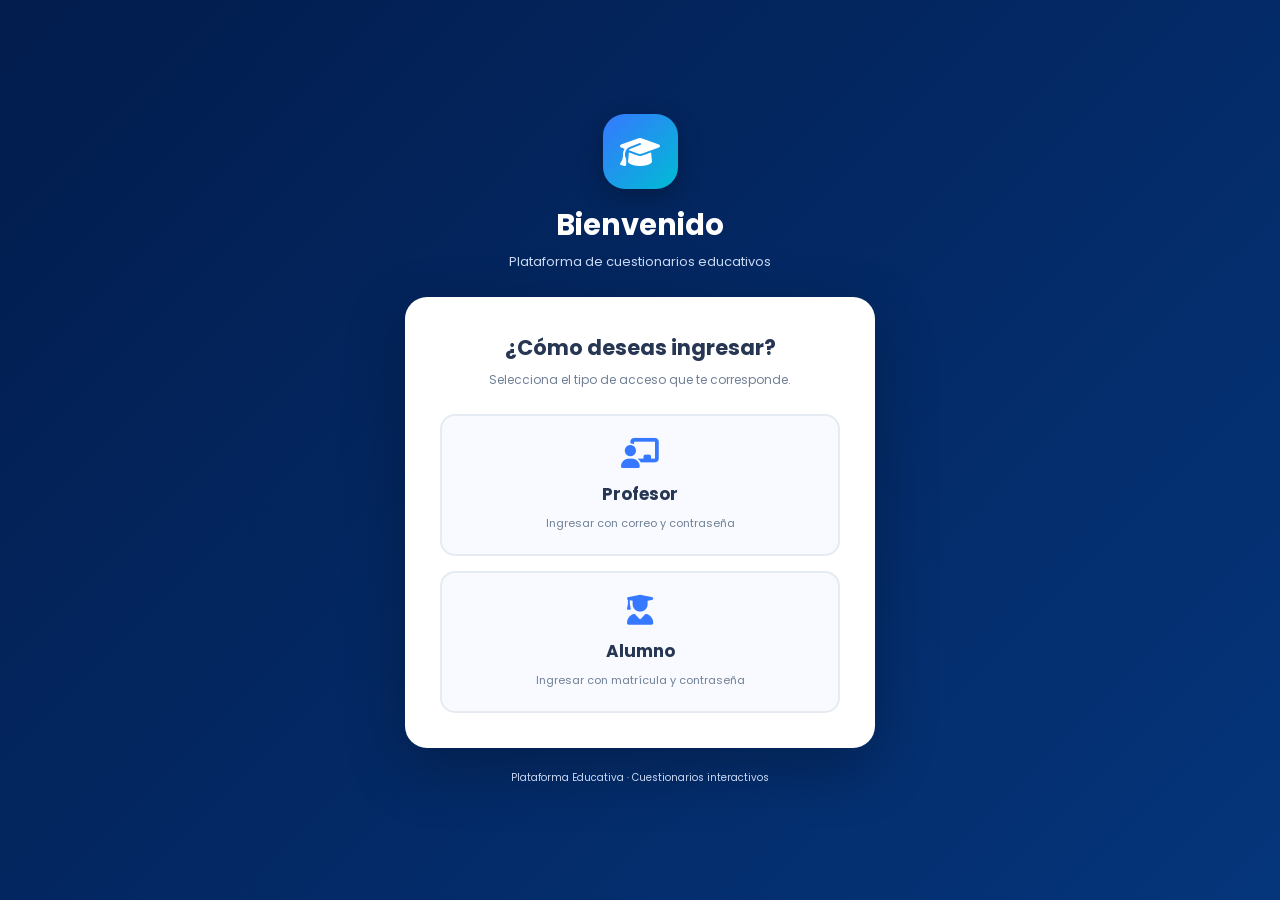
<file: login.html>
<!DOCTYPE html>
<html lang="es">
<head>
    <meta charset="UTF-8">
    <meta name="viewport" content="width=device-width, initial-scale=1.0">
    <title>Iniciar sesión | Plataforma Educativa</title>

    <link rel="stylesheet" href="login.css">

    <link rel="preconnect" href="https://fonts.googleapis.com">
    <link rel="preconnect" href="https://fonts.gstatic.com" crossorigin>
    <link href="https://fonts.googleapis.com/css2?family=Poppins:wght@400;500;600;700;800&display=swap" rel="stylesheet">

    <link rel="stylesheet"
          href="https://cdnjs.cloudflare.com/ajax/libs/font-awesome/6.5.2/css/all.min.css">
</head>

<body>

    <main class="login-container">

        <section class="login-header">
            <div class="logo">
                <i class="fa-solid fa-graduation-cap"></i>
            </div>

            <h1>Bienvenido</h1>
            <p>Plataforma de cuestionarios educativos</p>
        </section>

        <section class="login-card">

            <div id="selectorAcceso" class="selector-acceso">
                <h2>¿Cómo deseas ingresar?</h2>
                <p>Selecciona el tipo de acceso que te corresponde.</p>

                <div class="opciones-acceso">

                    <button type="button" class="opcion-acceso"
                            id="btnProfesor">
                        <i class="fa-solid fa-chalkboard-user"></i>
                        <span>Profesor</span>
                        <small>Ingresar con correo y contraseña</small>
                    </button>

                    <button type="button" class="opcion-acceso"
                            id="btnAlumno">
                        <i class="fa-solid fa-user-graduate"></i>
                        <span>Alumno</span>
                        <small>Ingresar con matrícula y contraseña</small>
                    </button>

                </div>
            </div>

            <!-- ACCESO DEL PROFESOR -->
            <form id="formProfesor" class="form-login oculto">

                <button type="button" class="volver" id="volverProfesor">
                    <i class="fa-solid fa-arrow-left"></i> Volver
                </button>

                <div class="form-icon">
                    <i class="fa-solid fa-chalkboard-user"></i>
                </div>

                <h2>Acceso de profesor</h2>
                <p>Ingresa con tu cuenta de profesor.</p>

                <label for="correoProfesor">Correo electrónico</label>
                <div class="input-group">
                    <i class="fa-solid fa-envelope"></i>
                    <input type="email" id="correoProfesor"
                           placeholder="correo@ejemplo.com" required>
                </div>

                <label for="passwordProfesor">Contraseña</label>
                <div class="input-group">
                    <i class="fa-solid fa-lock"></i>
                    <input type="password" id="passwordProfesor"
                           placeholder="Ingresa tu contraseña" required>
                </div>

                <button type="submit" class="btn-ingresar">
                    Iniciar sesión
                </button>

            </form>

            <!-- ACCESO DEL ALUMNO -->
            <form id="formAlumno" class="form-login oculto">

                <button type="button" class="volver" id="volverAlumno">
                    <i class="fa-solid fa-arrow-left"></i> Volver
                </button>

                <div class="form-icon">
                    <i class="fa-solid fa-user-graduate"></i>
                </div>

                <h2>Acceso de alumno</h2>
                <p>Ingresa tus datos para continuar.</p>

                <label for="matriculaAlumno">Matrícula</label>
                <div class="input-group">
                    <i class="fa-solid fa-id-card"></i>
                    <input type="text" id="matriculaAlumno"
                           placeholder="Ingresa tu matrícula" required>
                </div>

                <label for="passwordAlumno">Contraseña de la clase</label>
                <div class="input-group">
                    <i class="fa-solid fa-lock"></i>
                    <input type="password" id="passwordAlumno"
                           placeholder="Ingresa la contraseña" required>
                </div>

                <label for="codigoClase">Código de clase</label>
                <div class="input-group">
                    <i class="fa-solid fa-users"></i>
                    <input type="text" id="codigoClase"
                           placeholder="Código proporcionado por tu profesor"
                           required>
                </div>

                <button type="submit" class="btn-ingresar">
                    Iniciar sesión
                </button>

            </form>

            <div id="mensajeLogin" class="mensaje-login" role="status"></div>

        </section>

        <footer>
            <p>Plataforma Educativa · Cuestionarios interactivos</p>
        </footer>

    </main>

    <script type="module" src="login.js"></script>

</body>
</html>
</file>
<file: login.css>
@import url('https://fonts.googleapis.com/css2?family=Poppins:wght@400;500;600;700;800&display=swap');

:root {
    --azul-oscuro: #021c4d;
    --azul-medio: #05357b;
    --azul-claro: #3678ff;
    --turquesa: #00bcd4;
    --blanco: #ffffff;
    --texto: #263653;
    --gris: #718096;
}

* {
    margin: 0;
    padding: 0;
    box-sizing: border-box;
}

body {
    min-height: 100vh;
    font-family: 'Poppins', sans-serif;
    background: linear-gradient(135deg, var(--azul-oscuro), var(--azul-medio));
    display: flex;
    justify-content: center;
    align-items: center;
    padding: 25px;
}

.login-container {
    width: 100%;
    max-width: 470px;
}

.login-header {
    text-align: center;
    color: var(--blanco);
    margin-bottom: 25px;
}

.logo {
    width: 75px;
    height: 75px;
    background: linear-gradient(135deg, var(--azul-claro), var(--turquesa));
    border-radius: 22px;
    display: flex;
    align-items: center;
    justify-content: center;
    margin: 0 auto 15px;
    font-size: 32px;
    box-shadow: 0 8px 25px rgba(0, 0, 0, .25);
}

.login-header h1 {
    font-size: 29px;
    font-weight: 700;
}

.login-header p {
    font-size: 13px;
    color: #c9d8f3;
    margin-top: 5px;
}

.login-card {
    background: var(--blanco);
    border-radius: 22px;
    padding: 35px;
    box-shadow: 0 20px 60px rgba(0, 0, 0, .25);
}

.selector-acceso h2,
.form-login h2 {
    text-align: center;
    color: var(--texto);
    font-size: 21px;
    font-weight: 700;
}

.selector-acceso > p,
.form-login > p {
    text-align: center;
    color: var(--gris);
    font-size: 12px;
    margin: 8px 0 25px;
}

.opciones-acceso {
    display: grid;
    gap: 15px;
}

.opcion-acceso {
    border: 2px solid #e5eaf3;
    background: #f8faff;
    border-radius: 15px;
    padding: 22px 15px;
    display: flex;
    flex-direction: column;
    align-items: center;
    gap: 8px;
    cursor: pointer;
    transition: .3s;
    font-family: inherit;
}

.opcion-acceso:hover {
    border-color: var(--azul-claro);
    background: #edf4ff;
    transform: translateY(-3px);
    box-shadow: 0 8px 20px rgba(54, 120, 255, .12);
}

.opcion-acceso i {
    font-size: 30px;
    color: var(--azul-claro);
    margin-bottom: 5px;
}

.opcion-acceso span {
    font-size: 17px;
    font-weight: 700;
    color: var(--texto);
}

.opcion-acceso small {
    font-size: 11px;
    color: var(--gris);
}

.oculto {
    display: none !important;
}

.form-icon {
    width: 65px;
    height: 65px;
    border-radius: 18px;
    background: #edf4ff;
    color: var(--azul-claro);
    display: flex;
    align-items: center;
    justify-content: center;
    font-size: 27px;
    margin: 20px auto 15px;
}

.form-login label {
    display: block;
    color: var(--texto);
    font-size: 12px;
    font-weight: 600;
    margin: 17px 0 7px;
}

.input-group {
    display: flex;
    align-items: center;
    border: 1px solid #dce3ef;
    border-radius: 11px;
    padding: 0 13px;
    background: #fbfcff;
    transition: .2s;
}

.input-group:focus-within {
    border-color: var(--azul-claro);
    box-shadow: 0 0 0 3px rgba(54, 120, 255, .1);
}

.input-group i {
    color: #8a9bb5;
    font-size: 14px;
}

.input-group input {
    width: 100%;
    border: none;
    outline: none;
    background: transparent;
    padding: 14px 11px;
    font-family: inherit;
    font-size: 12px;
    color: var(--texto);
}

.input-group input::placeholder {
    color: #a4afc0;
}

.btn-ingresar {
    width: 100%;
    border: none;
    border-radius: 11px;
    padding: 14px;
    margin-top: 25px;
    background: linear-gradient(135deg, var(--azul-claro), var(--turquesa));
    color: var(--blanco);
    font-family: inherit;
    font-size: 13px;
    font-weight: 700;
    cursor: pointer;
    transition: .3s;
}

.btn-ingresar:hover {
    filter: brightness(1.08);
    transform: translateY(-2px);
    box-shadow: 0 7px 18px rgba(54, 120, 255, .25);
}

.volver {
    background: transparent;
    border: none;
    color: var(--azul-claro);
    font-family: inherit;
    font-size: 12px;
    font-weight: 600;
    cursor: pointer;
}

.volver:hover {
    color: var(--azul-medio);
}

.mensaje-login {
    display: none;
    margin-top: 18px;
    padding: 12px;
    border-radius: 10px;
    font-size: 12px;
    text-align: center;
}

.mensaje-login.error {
    display: block;
    background: #fff0f0;
    color: #c0394a;
}

.mensaje-login.exito {
    display: block;
    background: #eafaf1;
    color: #16834b;
}

footer {
    text-align: center;
    color: #c9d8f3;
    font-size: 10px;
    margin-top: 22px;
}

@media (max-width: 480px) {
    body {
        padding: 15px;
    }

    .login-card {
        padding: 25px 20px;
    }

    .login-header h1 {
        font-size: 25px;
    }
}
</file>
